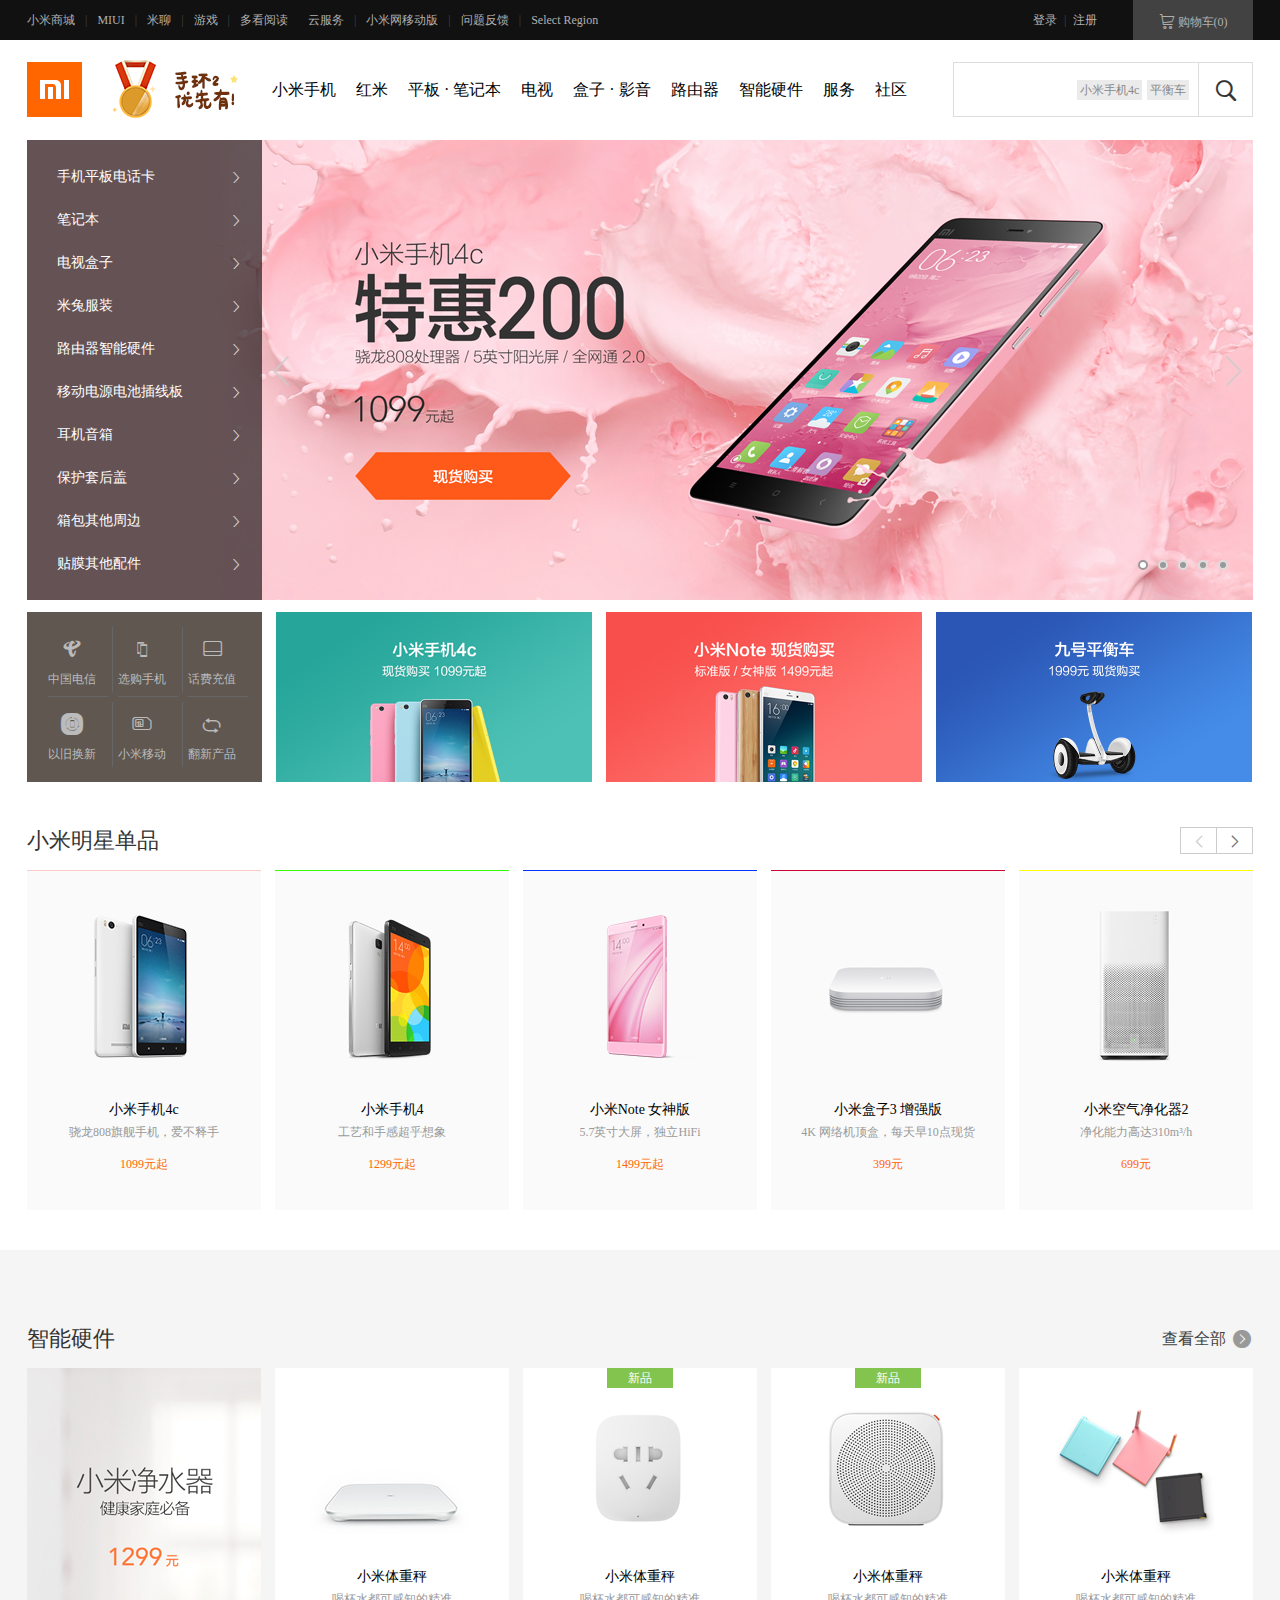
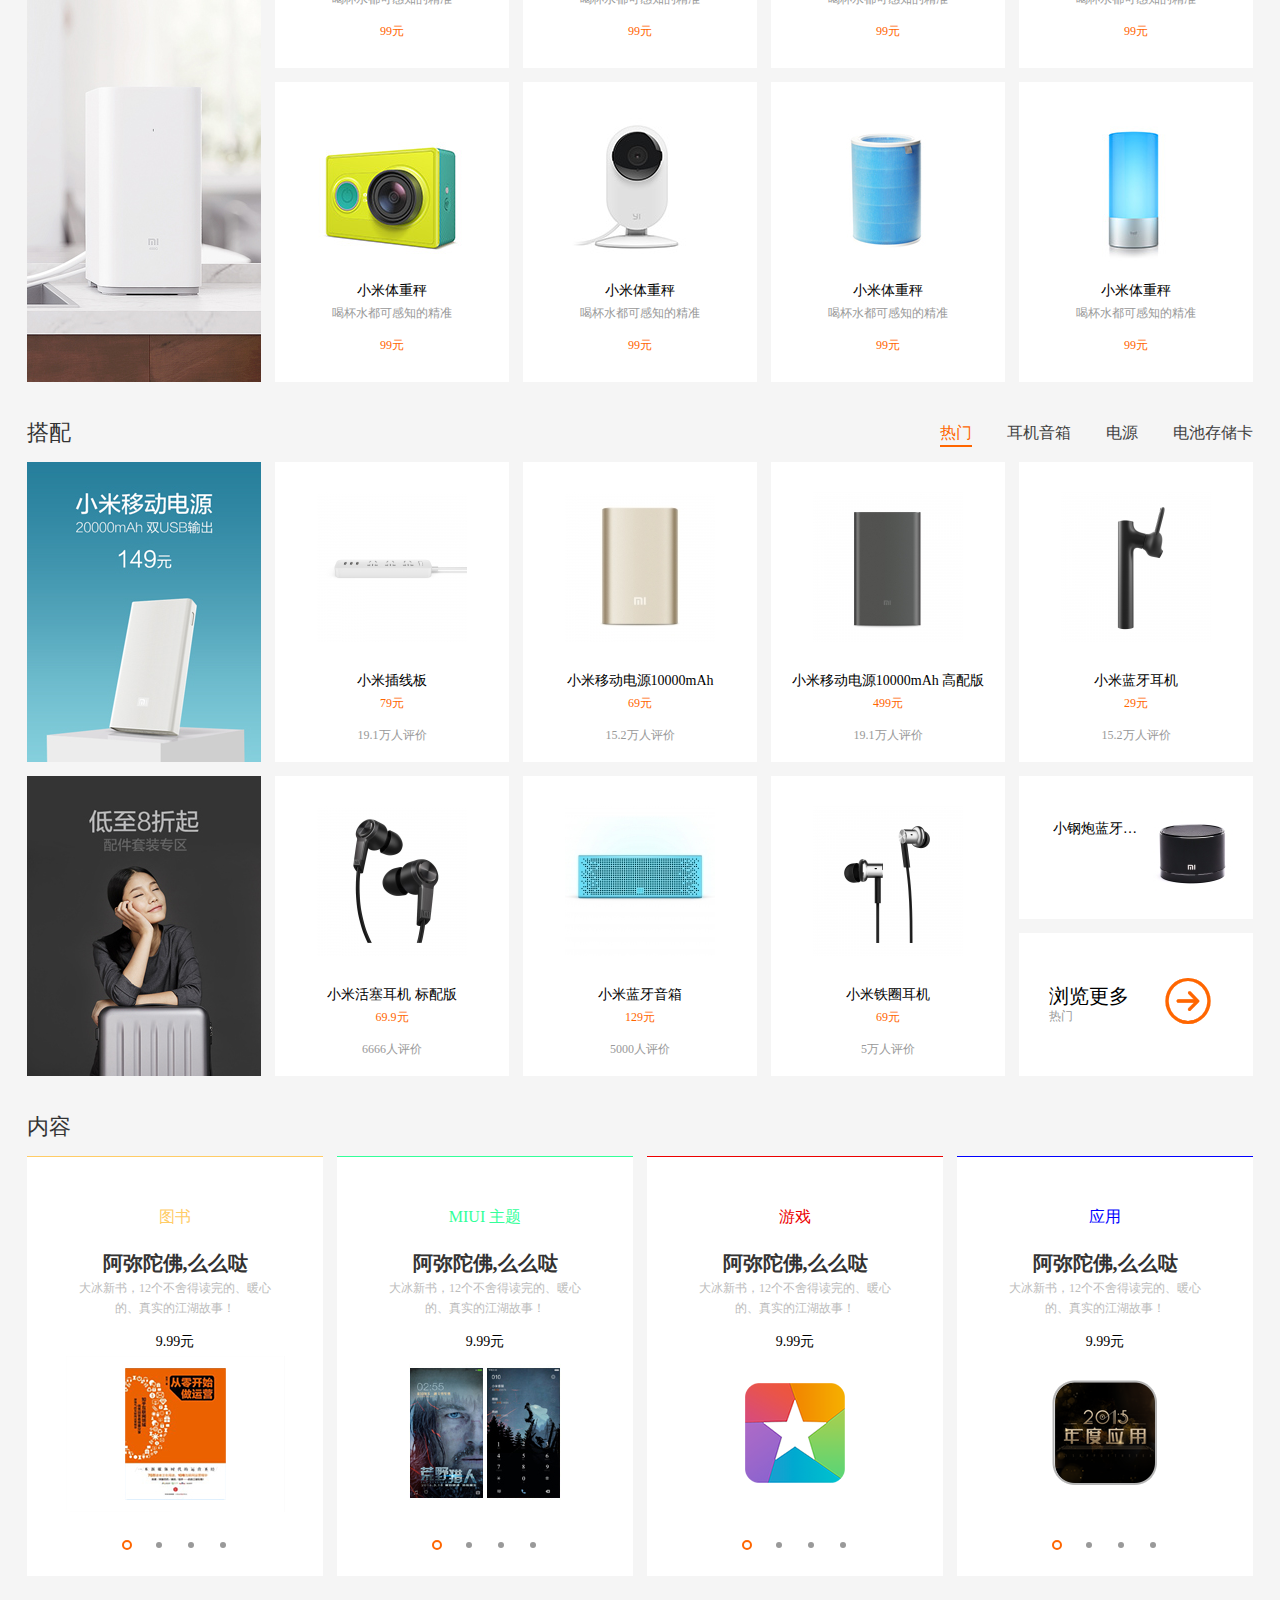
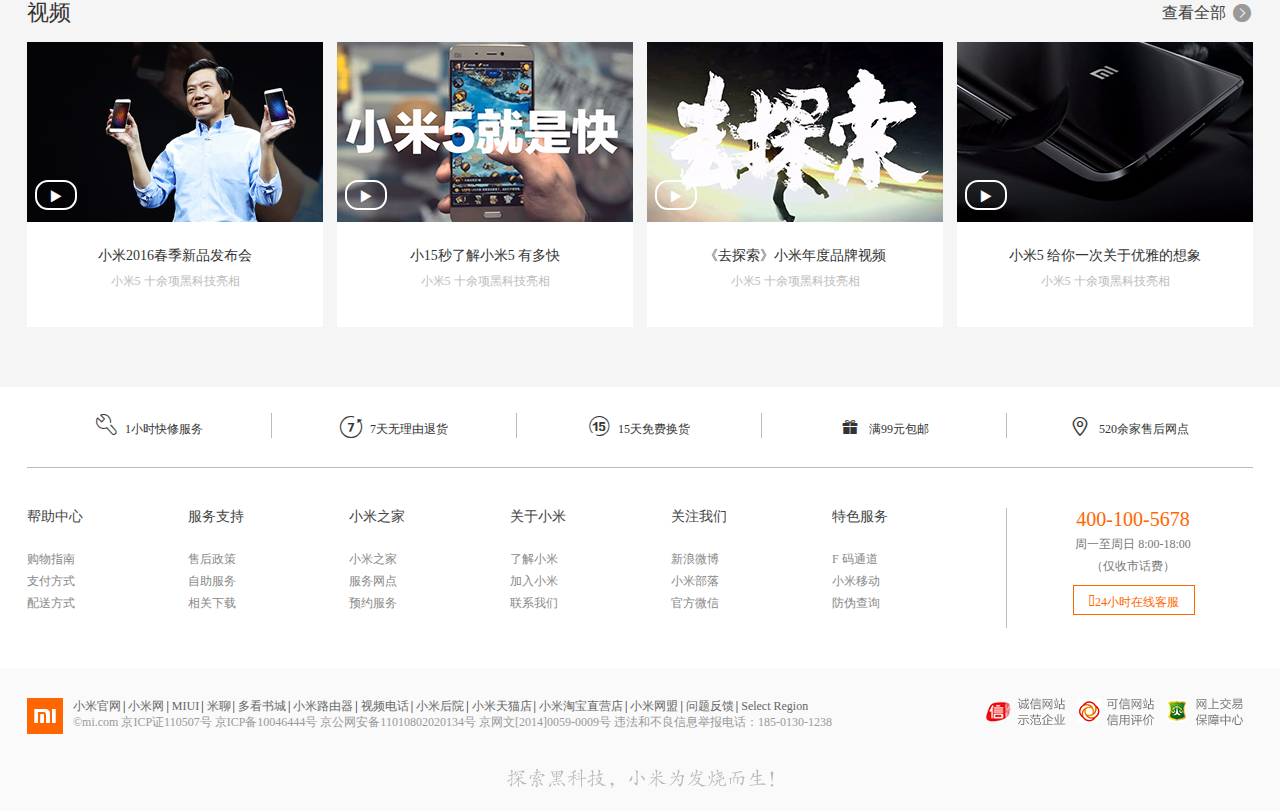
<file: index.html>
<!doctype html>
<html lang="en">
 <head>
  <meta charset="UTF-8">
  <meta name="Generator" content="EditPlus®">
  <meta name="Author" content="">
  <meta name="Keywords" content="">
  <meta name="Description" content="">
  <title>小米官网项目实战</title>
  <link rel="stylesheet" href="iconfont/iconfont.css" />
  <link rel="stylesheet" href="css/index.css" />
 </head>
 <body>
	<!--header start-->
	<div class="header">
		<div class="h_main">
			<div class="h_main_left">
				<ul>
					<li><a href="">小米商城</a><span>|</span></li>
					<li><a href="">MIUI</a><span>|</span></li>
					<li><a href="">米聊</a><span>|</span></li>
					<li><a href="">游戏</a><span>|</span></li>
					<li><a href="">多看阅读</a><span></span></li>
					<li><a href="">云服务</a><span>|</span></li>
					<li><a href="">小米网移动版</a><span>|</span></li>
					<li><a href="">问题反馈</a><span>|</span></li>
					<li><a href="">Select Region</a></li>
				</ul>
			</div>
			<div class="h_main_right">
				<div class="h_m_r_login">
					<a href="">登录</a>
					<span>|</span>
					<a href="">注册</a>
				</div>
				<div class="h_m_r_shop">
					<i class="iconfont">&#xe601;</i>
					<span class="car">购物车(<span class="num">0</span>)</span>
					<div class="h_m_r_hide">
						购物车中还没有商品，赶紧选购吧！
					</div>
				</div>
			</div>
		</div>
	</div>
	<!--header end-->

	<!--nav start-->
	<div class="navwrap">
		<div class="nav">
			<div class="n_logo">
				<a href=""></a>
				<a href="" class="ay"></a>
			</div>
			<div class="n_main">
				<ul>
					<li class="one"><a href="">小米手机</a></li>
					<li class="one"><a href="">红米</a></li>
					<li class="one"><a href="">平板 · 笔记本</a></li>
					<li class="one"><a href="">电视</a></li>
					<li class="one"><a href="">盒子 · 影音</a></li>
					<li class="one"><a href="">路由器</a></li>
					<li class="one"><a href="">智能硬件</a></li>
					<li><a href="">服务</a></li>
					<li><a href="">社区</a></li>
				</ul>
			</div>
			<div class="searchbox">
				<div class="search_input">
					<input type="text" />
					<div class="s_i_tip">
						<a href="">小米手机4c</a>
						<a href="">平衡车</a>
					</div>
				</div>
				<div class="find">
					<i class="iconfont">&#xe600;</i>
				</div>
				<div class="s_hide">
					<ul>
						<li><a href="">小米手机5<span class="n_s_h_num">约有6件</span></a></li>
							<li><a href="">空气净化器2<span class="n_s_h_num">约有1件</span></a></li>
							<li><a href="">活塞耳机<span class="n_s_h_num">约有5件</span></a></li>
							<li><a href="">小米路由器<span class="n_s_h_num">约有7件</span></a></li>
							<li><a href="">移动电源<span class="n_s_h_num">约有26件</span></a></li>
							<li><a href="">运动相机<span class="n_s_h_num">约有5件</span></a></li>
							<li><a href="">小蚁摄像机<span class="n_s_h_num">约有6件</span></a></li>
							<li><a href="">小米体重秤<span class="n_s_h_num">约有3件</span></a></li>
							<li><a href="">小米插线板<span class="n_s_h_num">约有2件</span></a></li>
							<li><a href="">配件优惠套餐<span class="n_s_h_num">约有1件</span></a></li>
					</ul>
				</div>
			</div>
		</div>
		<div class="product">
			<div class="p_main">
				<ul>
					<li>
						<a href=""><img src="image/mi5.jpg" width="160" height="110"/></a>
						<a href="" class="p_title">小米手机5</a>
						<p class="p_price">1990元起</p>
						<div class="p_border"></div>
					</li>
					<li>
						<a href=""><img src="image/mi4s.jpg" width="160" height="110"/></a>
						<a href="" class="p_title">小米手机5</a>
						<p class="p_price">1990元起</p>
						<div class="p_border"></div>
					</li>
					<li>
						<a href=""><img src="image/mi4c.jpg" width="160" height="110"/></a>
						<a href="" class="p_title">小米手机5</a>
						<p class="p_price">1990元起</p>
						<div class="p_border"></div>
					</li>
					<li>
						<a href=""><img src="image/mi5.jpg" width="160" height="110"/></a>
						<a href="" class="p_title">小米手机5</a>
						<p class="p_price">1990元起</p>
						<div class="p_border"></div>
					</li>
					<li>
						<a href=""><img src="image/mi4.jpg" width="160" height="110"/></a>
						<a href="" class="p_title">小米手机5</a>
						<p class="p_price">1990元起</p>
						<div class="p_border"></div>
					</li>
					<li>
						<a href=""><img src="image/mi4c.jpg" width="160" height="110"/></a>
						<a href="" class="p_title">小米手机5</a>
						<p class="p_price">1990元起</p>
					</li>
					
				</ul>
				<ul>
					<li>
						<a href=""><img src="image/hongmi2!160x110.jpg" width="160" height="110"/></a>
						<a href="" class="p_title">小米手机5</a>
						<p class="p_price">1990元起</p>
						<div class="p_border"></div>
					</li>
					<li>
						<a href=""><img src="image/hongmi2a!160x110.jpg" width="160" height="110"/></a>
						<a href="" class="p_title">小米手机5</a>
						<p class="p_price">1990元起</p>
						<div class="p_border"></div>
					</li>
					<li>
						<a href=""><img src="image/hongmi3!160x110.jpg" width="160" height="110"/></a>
						<a href="" class="p_title">小米手机5</a>
						<p class="p_price">1990元起</p>
					</li>
				</ul>
				<ul>
					<li>
						<a href=""><img src="image/mipad2-16!160x110.jpg" width="160" height="110"/></a>
						<a href="" class="p_title">小米手机5</a>
						<p class="p_price">1990元起</p>
						<div class="p_border"></div>
					</li>
					<li>
						<a href=""><img src="image/mipad2-64!160x110.jpg" width="160" height="110"/></a>
						<a href="" class="p_title">小米手机5</a>
						<p class="p_price">1990元起</p>
						<div class="p_border"></div>
					</li>
					<li>
						<a href=""><img src="image/mipad2-64-win!160x110.jpg" width="160" height="110"/></a>
						<a href="" class="p_title">小米手机5</a>
						<p class="p_price">1990元起</p>
						<div class="p_border"></div>
					</li>
					<li>
						<a href=""><img src="image/mipad2-64!160x110.jpg" width="160" height="110"/></a>
						<a href="" class="p_title">小米手机5</a>
						<p class="p_price">1990元起</p>
					</li>
				</ul>
				<ul>
					<li>
						<a href=""><img src="image/mitv3-55!160x110.jpg" width="160" height="110"/></a>
						<a href="" class="p_title">小米手机5</a>
						<p class="p_price">1990元起</p>
						<div class="p_border"></div>
					</li>
					<li>
						<a href=""><img src="image/mitv3-70!160x110.jpg" width="160" height="110"/></a>
						<a href="" class="p_title">小米手机5</a>
						<p class="p_price">1990元起</p>
						<div class="p_border"></div>
					</li>
					<li>
						<a href=""><img src="image/mitv40!160x110.jpg" width="160" height="110"/></a>
						<a href="" class="p_title">小米手机5</a>
						<p class="p_price">1990元起</p>
						<div class="p_border"></div>
					</li>
					<li>
						<a href=""><img src="image/mitv48!160x110.jpg" width="160" height="110"/></a>
						<a href="" class="p_title">小米手机5</a>
						<p class="p_price">1990元起</p>
						<div class="p_border"></div>
					</li>
					<li>
						<a href=""><img src="image/mitv60!160x110.jpg" width="160" height="110"/></a>
						<a href="" class="p_title">小米手机5</a>
						<p class="p_price">1990元起</p>
					</li>
				</ul>
				<ul>
					<li>
						<a href=""><img src="image/mipad2-16!160x110.jpg" width="160" height="110"/></a>
						<a href="" class="p_title">小米手机5</a>
						<p class="p_price">1990元起</p>
						<div class="p_border"></div>
					</li>
					<li>
						<a href=""><img src="image/mipad2-64!160x110.jpg" width="160" height="110"/></a>
						<a href="" class="p_title">小米手机5</a>
						<p class="p_price">1990元起</p>
						<div class="p_border"></div>
					</li>
					<li>
						<a href=""><img src="image/mipad2-64-win!160x110.jpg" width="160" height="110"/></a>
						<a href="" class="p_title">小米手机5</a>
						<p class="p_price">1990元起</p>
						<div class="p_border"></div>
					</li>
					<li>
						<a href=""><img src="image/mipad2-64!160x110.jpg" width="160" height="110"/></a>
						<a href="" class="p_title">小米手机5</a>
						<p class="p_price">1990元起</p>
					</li>
				</ul>
				<ul>
					<li>
						<a href=""><img src="image/mitv3-55!160x110.jpg" width="160" height="110"/></a>
						<a href="" class="p_title">小米手机5</a>
						<p class="p_price">1990元起</p>
						<div class="p_border"></div>
					</li>
					<li>
						<a href=""><img src="image/mitv3-70!160x110.jpg" width="160" height="110"/></a>
						<a href="" class="p_title">小米手机5</a>
						<p class="p_price">1990元起</p>
						<div class="p_border"></div>
					</li>
					<li>
						<a href=""><img src="image/mitv40!160x110.jpg" width="160" height="110"/></a>
						<a href="" class="p_title">小米手机5</a>
						<p class="p_price">1990元起</p>
						<div class="p_border"></div>
					</li>
					<li>
						<a href=""><img src="image/mitv48!160x110.jpg" width="160" height="110"/></a>
						<a href="" class="p_title">小米手机5</a>
						<p class="p_price">1990元起</p>
						<div class="p_border"></div>
					</li>
					<li>
						<a href=""><img src="image/mitv60!160x110.jpg" width="160" height="110"/></a>
						<a href="" class="p_title">小米手机5</a>
						<p class="p_price">1990元起</p>
					</li>
				</ul>
				<ul>
					<li>
						<a href=""><img src="image/mipad2-16!160x110.jpg" width="160" height="110"/></a>
						<a href="" class="p_title">小米手机5</a>
						<p class="p_price">1990元起</p>
						<div class="p_border"></div>
					</li>
					<li>
						<a href=""><img src="image/mipad2-64!160x110.jpg" width="160" height="110"/></a>
						<a href="" class="p_title">小米手机5</a>
						<p class="p_price">1990元起</p>
						<div class="p_border"></div>
					</li>
					<li>
						<a href=""><img src="image/mipad2-64-win!160x110.jpg" width="160" height="110"/></a>
						<a href="" class="p_title">小米手机5</a>
						<p class="p_price">1990元起</p>
						<div class="p_border"></div>
					</li>
					<li>
						<a href=""><img src="image/mipad2-64!160x110.jpg" width="160" height="110"/></a>
						<a href="" class="p_title">小米手机5</a>
						<p class="p_price">1990元起</p>
					</li>
				</ul>
			</div>
		</div>
	</div>
	<!--nav end-->
	<!--banner start-->
	<div class="banner">
		<div class="b_main">
			<div class="b_pic">
				<ul>
					<li style="display:block"><a href=""><img src="image/1.jpg" /></a></li>
					<li><a href=""><img src="image/2.jpg" /></a></li>
					<li><a href=""><img src="image/3.jpg" /></a></li>
					<li><a href=""><img src="image/4.jpg" /></a></li>
					<li><a href=""><img src="image/5.jpg" /></a></li>
				</ul>
			</div>
			<div class="tab">
				<ul>
					<li class="active"></li><li></li><li></li><li></li><li></li>
				</ul>
			</div>
			<div class="btn">
				<div id="btn-left"></div>
				<div id="btn-right"></div>
			</div>
		</div>
		<!--banner_nav start-->
		<div class="b_nav">
			<ul>
				<li class="b_n_l">
					<a href=""><span class="b_n_pro">手机平板电话卡</span><i class="iconfont">&#xe602;</i>
					</a>
					<div class="b_n_hide">
						<ul class="b_u">
							<li>
								<a href="" class="b_b">
									<img src="image/first/1.jpg" alt="" />
									<span class="b_n_tittle">小米手机5</span>
									<span class="b_n_buy">选购</span>
								</a>
							</li>
							<li>
								<a href="">
									<img src="image/first/2.jpg" alt="" />
									<span class="b_n_tittle">小米手机5</span>
									<span class="b_n_buy">选购</span>
								</a>
							</li>
							<li>
								<a href="">
									<img src="image/first/3.jpg" alt="" />
									<span class="b_n_tittle">小米手机5</span>
									<span class="b_n_buy">选购</span>
								</a>
							</li>
							<li>
								<a href="">
									<img src="image/first/4.jpg" alt="" />
									<span class="b_n_tittle">小米手机5</span>
									<span class="b_n_buy">选购</span>
								</a>
							</li>
							<li>
								<a href="">
									<img src="image/first/5.jpg" alt="" />
									<span class="b_n_tittle">小米手机5</span>
									<span class="b_n_buy">选购</span>
								</a>
							</li>
							<li>
								<a href="">
									<img src="image/first/6.jpg" alt="" />
									<span class="b_n_tittle">小米手机5</span>
									<span class="b_n_buy">选购</span>
								</a>
							</li>
						</ul>
						<ul class="b_u">
							<li>
								<a href="">
									<img src="image/first/7.jpg" alt="" />
									<span class="b_n_tittle">小米手机5</span>
									<span class="b_n_buy">选购</span>
								</a>
							</li>
							<li>
								<a href="">
									<img src="image/first/8.jpg" alt="" />
									<span class="b_n_tittle">小米手机5</span>
									<span class="b_n_buy">选购</span>
								</a>
							</li>
							<li>
								<a href="">
									<img src="image/first/9.jpg" alt="" />
									<span class="b_n_tittle">小米手机5</span>
									<span class="b_n_buy">选购</span>
								</a>
							</li>
							<li>
								<a href="">
									<img src="image/first/10.jpg" alt="" />
									<span class="b_n_tittle">小米手机5</span>
									<span class="b_n_buy">选购</span>
								</a>
							</li>
							<li>
								<a href="">
									<img src="image/first/11.jpg" alt="" />
									<span class="b_n_tittle">小米手机5</span>
									<span class="b_n_buy">选购</span>
								</a>
							</li>
							<li>
								<a href="">
									<img src="image/first/12.jpg" alt="" />
									<span class="b_n_tittle">小米手机5</span>
									<span class="b_n_buy">选购</span>
								</a>
							</li>
						</ul>
						<ul class="b_u">
							<li>
								<a href="">
									<img src="image/first/13.png" alt="" />
									<span class="b_n_tittle">小米手机5</span>
								</a>
							</li>
							<li>
								<a href="">
									<img src="image/first/14.jpg" alt="" />
									<span class="b_n_tittle">小米手机5</span>
								</a>
							</li>
							<li>
								<a href="">
									<img src="image/first/15.jpg" alt="" />
									<span class="b_n_tittle">小米手机5</span>
								</a>
							</li>
						</ul>
					</div>
				</li>
				<li class="b_n_l">
					<a href=""><span class="b_n_pro">笔记本</span><i class="iconfont">&#xe602;</i>
					</a>
					<div class="b_n_hide" style="height:459px;padding:0;">2
					</div>
				</li>
				<li class="b_n_l">
					<a href=""><span class="b_n_pro">电视盒子</span><i class="iconfont">&#xe602;</i>
					</a>
					<div class="b_n_hide" style="height:459px;padding:0;">3
					</div>
				</li>
				<li class="b_n_l">
					<a href=""><span class="b_n_pro">米兔服装</span><i class="iconfont">&#xe602;</i>
					</a>
					<div class="b_n_hide" style="height:459px;padding:0;">4
					</div>
				</li>
				<li class="b_n_l">
					<a href=""><span class="b_n_pro">路由器智能硬件</span><i class="iconfont">&#xe602;</i>
					</a>
					<div class="b_n_hide" style="height:459px;padding:0;">5
					</div>
				</li>
				<li class="b_n_l">
					<a href=""><span class="b_n_pro">移动电源电池插线板</span><i class="iconfont">&#xe602;</i>
					</a>
					<div class="b_n_hide" style="height:459px;padding:0;">6
					</div>
				</li>
				<li class="b_n_l">
					<a href=""><span class="b_n_pro">耳机音箱</span><i class="iconfont">&#xe602;</i>
					</a>
					<div class="b_n_hide" style="height:459px;padding:0;">7
					</div>
				</li>
				<li class="b_n_l">
					<a href=""><span class="b_n_pro">保护套后盖</span><i class="iconfont">&#xe602;</i>
					</a>
					<div class="b_n_hide" style="height:459px;padding:0;">8
					</div>
				</li>
				<li class="b_n_l">
					<a href=""><span class="b_n_pro">箱包其他周边</span><i class="iconfont">&#xe602;</i>
					</a>
					<div class="b_n_hide" style="height:459px;padding:0;">9
					</div>
				</li>
				<li class="b_n_l">
					<a href=""><span class="b_n_pro">贴膜其他配件</span><i class="iconfont">&#xe602;</i>
					</a>
					<div class="b_n_hide" style="height:459px;padding:0;">10
					</div>
				</li>
			</ul>
		</div>
		<!--banner_nav end-->
	</div>
	<!--banner end-->
	<!--hot start-->
	<div class="hot">
		<div class="h_list">
			<ul>
				<li class="l1">
					<a href="">
						<i class="iconfont">&#xe604;</i>
						<span>中国电信</span>
					</a>
				</li>
				<li class="l2">
					<a href="">
						<i class="iconfont">&#xe608;</i>
						<span>选购手机</span>
					</a>
				</li>
				<li  class="l3">
					<a href="">
						<i class="iconfont">&#xe606;</i>
						<span>话费充值</span>
					</a>
				</li>
				<li  class="l4">
					<a href="">
						<i class="iconfont">&#xe605;</i>
						<span>以旧换新</span>
					</a>
				</li>
				<li class="l5">
					<a href="">
						<i class="iconfont">&#xe607;</i>
						<span>小米移动</span>
					</a>
				</li>
				<li class="l6">
					<a href="">
						<i class="iconfont">&#xe603;</i>
						<span>翻新产品</span>
					</a>
				</li>
			</ul>
		</div>
		<div class="hot_img">
			<a href=""><img src="image/hot/1.jpg" alt="" width="316" height="170"/></a>
		</div>
		<div class="hot_img">
			<a href=""><img src="image/hot/2.jpg" alt="" width="316" height="170"/></a>
		</div>
		<div class="hot_img">
			<a href=""><img src="image/hot/3.jpg" alt="" width="316" height="170"/></a>
		</div>
	</div>
	<!--hot end-->
	<!--startGood start-->
	<div class="startGood">
		<div class="s_title">
			<h2>小米明星单品</h2>
			<div class="btn">
				<div class="s_b_left iconfont">&#xe60a;</div>
				<div class="s_b_right iconfont active">&#xe609;</div>
			</div>
		</div>
		<div class="goods">
			<ul class="s_g_content ">
				<!--<li class="s_g_list">
					<a href="" class="s_g_img"><img src="image/starGoods/1.jpg" alt="" width="160" height="160"/></a>
					<a href="" class="s_g_title">小米手机5 尊享版</a>
					<p class="s_g_detail">4GB内存+128GB闪存，陶瓷版</p>
					<p class="s_g_price">2699元</p>
				</li>-->
			</ul>
		</div>
	</div>
	<!--startGood end-->
	<!--bgColor start-->
	<div class="bgColor">
	<!--smart start-->
	<div class="main">
	<div class="smart">
		<div class="s_header">
			<h2>智能硬件</h2>
			<a href="" class="s_all">
				<span>查看全部</span><span class="iconfont">&#xe60b;</span>
			</a>
		</div>
		<div class="m_s-content">
			<ul>
				<li class="first">
					<a href=""><img src="image/smart/1.jpg" alt="" /></a>
				</li>
				<li class="list sac">
					<a href="" class="m_s_img"><img src="image/smart/2.jpg" alt="" /></a>
					<a href="" class="m_s_title">小米体重秤</a>
					<p class="m_s-detail">喝杯水都可感知的精准</p>
					<p class="m_s-price">99元</p>
				</li>
				<li class="list sac tag">
					<a href="" class="m_s_img"><img src="image/smart/3.jpg" alt="" /></a>
					<a href="" class="m_s_title">小米体重秤</a>
					<p class="m_s-detail">喝杯水都可感知的精准</p>
					<p class="m_s-price">99元</p>
				</li>
				<li class="list sac tag">
					<a href="" class="m_s_img"><img src="image/smart/4.jpg" alt="" /></a>
					<a href="" class="m_s_title">小米体重秤</a>
					<p class="m_s-detail">喝杯水都可感知的精准</p>
					<p class="m_s-price">99元</p>
				</li>
				<li class="list sec sac">
					<a href="" class="m_s_img"><img src="image/smart/5.jpg" alt="" /></a>
					<a href="" class="m_s_title">小米体重秤</a>
					<p class="m_s-detail">喝杯水都可感知的精准</p>
					<p class="m_s-price">99元</p>
				</li>
				<li class="list">
					<a href="" class="m_s_img"><img src="image/smart/6.jpg" alt="" /></a>
					<a href="" class="m_s_title">小米体重秤</a>
					<p class="m_s-detail">喝杯水都可感知的精准</p>
					<p class="m_s-price">99元</p>
				</li>
				<li class="list">
					<a href="" class="m_s_img"><img src="image/smart/7.jpg" alt="" /></a>
					<a href="" class="m_s_title">小米体重秤</a>
					<p class="m_s-detail">喝杯水都可感知的精准</p>
					<p class="m_s-price">99元</p>
				</li>
				<li class="list">
					<a href="" class="m_s_img"><img src="image/smart/8.jpg" alt="" /></a>
					<a href="" class="m_s_title">小米体重秤</a>
					<p class="m_s-detail">喝杯水都可感知的精准</p>
					<p class="m_s-price">99元</p>
				</li>
				<li class="list sec">
					<a href="" class="m_s_img"><img src="image/smart/9.jpg" alt="" /></a>
					<a href="" class="m_s_title">小米体重秤</a>
					<p class="m_s-detail">喝杯水都可感知的精准</p>
					<p class="m_s-price">99元</p>
				</li>
			</ul>
		</div>
	</div>
	<!--smart end-->
	<!--match start-->
	<div class="match">
		<div class="ma_title">
			<h2>搭配</h2>
			<ul>
				<li>热门</li>
				<li>耳机音箱</li>
				<li>电源</li>
				<li>电池存储卡</li>
			</ul>
		</div>
		<div class="ma_content">
			<div class="ma_c_left">
				<ul>
					<li>
						<a href="">
						<img src="image/match/1.jpg" alt="" />
						</a>
					</li>
					<li style="margin-top:14px;">
						<a href="">
						<img src="image/match/6.jpg" alt="" />
						</a>
					</li>
				</ul>
			</div>
			<div class="ma_c_right">
			</div>
		</div>
	</div>
	<!--match end-->
	<!--content start-->
		<div id="content">
			<div class="c_title">
				<h2>内容</h2>
			</div>
			<ul class="c_box">
				<li class="c_b_list">
					<h3>图书</h3>
					<div class="box-wrap">
						<div class="c_c_box">
							<h4 class="name">
								<a href="">阿弥陀佛,么么哒</a>
							</h4>
							<p class="desc">
								<a href="">大冰新书，12个不舍得读完的、暖心的、真实的江湖故事！</a>
							</p>
							<p class="c_price">9.99元</p>
							<div class="c_c_img">
								<img src="image/content/book1.jpg" alt="" />
							</div>

						</div>
						<div class="c_c_box">
							<h4 class="name">
								<a href="">阿弥陀佛,么么哒</a>
							</h4>
							<p class="desc">
								<a href="">大冰新书，12个不舍得读完的、暖心的、真实的江湖故事！</a>
							</p>
							<p class="c_price">9.99元</p>
							<div class="c_c_img">
								<img src="image/content/book2.jpg" alt="" />
							</div>

						</div>
						<div class="c_c_box">
							<h4 class="name">
								<a href="">阿弥陀佛,么么哒</a>
							</h4>
							<p class="desc">
								<a href="">大冰新书，12个不舍得读完的、暖心的、真实的江湖故事！</a>
							</p>
							<p class="c_price">9.99元</p>
							<div class="c_c_img">
								<img src="image/content/book3.jpg" alt="" />
							</div>

						</div>
						<div class="c_c_box">
							<h4 class="name">
								<a href="">阿弥陀佛,么么哒</a>
							</h4>
							<p class="desc">
								<a href="">大冰新书，12个不舍得读完的、暖心的、真实的江湖故事！</a>
							</p>
							<p class="c_price">9.99元</p>
							<div class="c_c_img">
								<img src="image/content/book4.jpg" alt="" />
							</div>

						</div>

					</div>
					<div class="c_tab">
						<ul>
							<li class="on"></li><li></li><li></li><li></li>
						</ul>
					</div>
					<div class="c_btn">
						<div class="c_btn_l iconfont">&#xe60a;</div>
						<div class="c_btn_r iconfont">&#xe609;</div>
					</div>
				</li>
				<li class="c_b_list">
					<h3>MIUI 主题</h3>
					<div class="box-wrap">
						<div class="c_c_box">
							<h4 class="name">
								<a href="">阿弥陀佛,么么哒</a>
							</h4>
							<p class="desc">
								<a href="">大冰新书，12个不舍得读完的、暖心的、真实的江湖故事！</a>
							</p>
							<p class="c_price">9.99元</p>
							<div class="c_c_img">
								<img src="image/content/theme1.jpg" alt="" />
							</div>

						</div>
						<div class="c_c_box">
							<h4 class="name">
								<a href="">阿弥陀佛,么么哒</a>
							</h4>
							<p class="desc">
								<a href="">大冰新书，12个不舍得读完的、暖心的、真实的江湖故事！</a>
							</p>
							<p class="c_price">9.99元</p>
							<div class="c_c_img">
								<img src="image/content/theme2.jpg" alt="" />
							</div>

						</div>
						<div class="c_c_box">
							<h4 class="name">
								<a href="">阿弥陀佛,么么哒</a>
							</h4>
							<p class="desc">
								<a href="">大冰新书，12个不舍得读完的、暖心的、真实的江湖故事！</a>
							</p>
							<p class="c_price">9.99元</p>
							<div class="c_c_img">
								<img src="image/content/theme3.jpg" alt="" />
							</div>

						</div>
						<div class="c_c_box">
							<h4 class="name">
								<a href="">阿弥陀佛,么么哒</a>
							</h4>
							<p class="desc">
								<a href="">大冰新书，12个不舍得读完的、暖心的、真实的江湖故事！</a>
							</p>
							<p class="c_price">9.99元</p>
							<div class="c_c_img">
								<img src="image/content/theme4.jpg" alt="" />
							</div>

						</div>
							

					</div>
					<div class="c_tab">
						<ul>
							<li class="on"></li><li></li><li></li><li></li>
						</ul>
					</div>
					<div class="c_btn">
						<div class="c_btn_l iconfont">&#xe60a;</div>
						<div class="c_btn_r iconfont">&#xe609;</div>
					</div>
					
				</li>
				<li class="c_b_list">
					<h3>游戏</h3>
					<div class="box-wrap">
						<div class="c_c_box">
							<h4 class="name">
								<a href="">阿弥陀佛,么么哒</a>
							</h4>
							<p class="desc">
								<a href="">大冰新书，12个不舍得读完的、暖心的、真实的江湖故事！</a>
							</p>
							<p class="c_price">9.99元</p>
							<div class="c_c_img">
								<img src="image/content/game1.png" alt="" />
							</div>

						</div>
						<div class="c_c_box">
							<h4 class="name">
								<a href="">阿弥陀佛,么么哒</a>
							</h4>
							<p class="desc">
								<a href="">大冰新书，12个不舍得读完的、暖心的、真实的江湖故事！</a>
							</p>
							<p class="c_price">9.99元</p>
							<div class="c_c_img">
								<img src="image/content/game2.png" alt="" />
							</div>

						</div>
						<div class="c_c_box">
							<h4 class="name">
								<a href="">阿弥陀佛,么么哒</a>
							</h4>
							<p class="desc">
								<a href="">大冰新书，12个不舍得读完的、暖心的、真实的江湖故事！</a>
							</p>
							<p class="c_price">9.99元</p>
							<div class="c_c_img">
								<img src="image/content/game3.png" alt="" />
							</div>

						</div>
						<div class="c_c_box">
							<h4 class="name">
								<a href="">阿弥陀佛,么么哒</a>
							</h4>
							<p class="desc">
								<a href="">大冰新书，12个不舍得读完的、暖心的、真实的江湖故事！</a>
							</p>
							<p class="c_price">9.99元</p>
							<div class="c_c_img">
								<img src="image/content/game4.jpg" alt="" />
							</div>

						</div>
					</div>
					<div class="c_tab">
						<ul>
							<li class="on"></li><li></li><li></li><li></li>
						</ul>
					</div>
					<div class="c_btn">
						<div class="c_btn_l iconfont">&#xe60a;</div>
						<div class="c_btn_r iconfont">&#xe609;</div>
					</div>
				</li>
				<li class="c_b_list none">
					<h3>应用</h3>
					<div class="box-wrap">
						<div class="c_c_box">
							<h4 class="name">
								<a href="">阿弥陀佛,么么哒</a>
							</h4>
							<p class="desc">
								<a href="">大冰新书，12个不舍得读完的、暖心的、真实的江湖故事！</a>
							</p>
							<p class="c_price">9.99元</p>
							<div class="c_c_img">
								<img src="image/content/app1.png" alt="" />
							</div>

						</div>
						<div class="c_c_box">
							<h4 class="name">
								<a href="">阿弥陀佛,么么哒</a>
							</h4>
							<p class="desc">
								<a href="">大冰新书，12个不舍得读完的、暖心的、真实的江湖故事！</a>
							</p>
							<p class="c_price">9.99元</p>
							<div class="c_c_img">
								<img src="image/content/app2.png" alt="" />
							</div>

						</div>
						<div class="c_c_box">
							<h4 class="name">
								<a href="">阿弥陀佛,么么哒</a>
							</h4>
							<p class="desc">
								<a href="">大冰新书，12个不舍得读完的、暖心的、真实的江湖故事！</a>
							</p>
							<p class="c_price">9.99元</p>
							<div class="c_c_img">
								<img src="image/content/app3.png" alt="" />
							</div>

						</div>
							<div class="c_c_box">
							<h4 class="name">
								<a href="">阿弥陀佛,么么哒</a>
							</h4>
							<p class="desc">
								<a href="">大冰新书，12个不舍得读完的、暖心的、真实的江湖故事！</a>
							</p>
							<p class="c_price">9.99元</p>
							<div class="c_c_img">
								<img src="image/content/app4.jpg" alt="" />
							</div>

						</div>

					</div>
					<div class="c_tab">
						<ul>
							<li class="on"></li><li></li><li></li><li></li>
						</ul>
					</div>
					<div class="c_btn">
						<div class="c_btn_l iconfont">&#xe60a;</div>
						<div class="c_btn_r iconfont">&#xe609;</div>
					</div>
				</li>
				
			</ul>
		
		</div>
	<!--content end-->
		
	<!--video start-->
	<div id="video">
		<div class="v_title">
			<h2>视频</h2>
			<a href="" class="v_all"><span>查看全部</span><span class="iconfont">&#xe60b;</span>
			</a>
		</div>
		<ul class="v_content">
			<li>
				<a href="javascript: void(0);" class="v_img">
					<img src="image/video/1.jpg" alt="" />
				</a>
				<p class="p1"><a href="javascript: void(0);">小米2016春季新品发布会</a></p>
				<p class="p2">小米5 十余项黑科技亮相</p>
				<i class="iconfont">&#xe60d;</i>
			</li>
			<li>
				<a href="javascript: void(0);" class="v_img">
					<img src="image/video/2.jpg" alt="" />
				</a>
				<p class="p1"><a href="javascript: void(0);">小15秒了解小米5 有多快</a></p>
				<p class="p2">小米5 十余项黑科技亮相</p>
				<i class="iconfont">&#xe60d;</i>
			</li>
			<li>
				<a href="javascript: void(0);" class="v_img">
					<img src="image/video/3.jpg" alt="" />
				</a>
				<p class="p1"><a href="javascript: void(0);">《去探索》小米年度品牌视频</a></p>
				<p class="p2">小米5 十余项黑科技亮相</p>
				<i class="iconfont">&#xe60d;</i>
			</li>
			<li class="none">
				<a href="javascript: void(0);" class="v_img">
					<img src="image/video/4.jpg" alt="" />
				</a>
				<p class="p1"><a href="javascript: void(0);">小米5 给你一次关于优雅的想象</a></p>
				<p class="p2">小米5 十余项黑科技亮相</p>
				<i class="iconfont">&#xe60d;</i>
			</li>
		</ul>
		<div class="v_hide">
			<div class="v_h_content">
				<div class="v_h_c_header">
					<span class="span1">小米2016春季新品发布会</span>
					<span class="iconfont">&#xe60e;</span>
				</div>
				<div class="iframe">
					<iframe height='100%' width='100%' src="http://hd.mi.com/f/zt/hd/misc/youku.html?vid=XMTQ4NjE5NTQyNA==" frameborder=0 allowfullscreen></iframe>
				</div>
				
			</div>
		</div>
	</div>
	<!--video end-->

	</div>
	</div>
	<!--bgColor end-->
	<!--footer start-->
		<div id="footer">
			<div class="f_service">
				<ul>
					<li><a href=""><span class="iconfont">&#xe613;</span>1小时快修服务</a></li>
					<li><a href=""><span class="iconfont">&#xe611;</span>7天无理由退货</a></li>
					<li><a href=""><span class="iconfont">&#xe612;</span>15天免费换货</a></li>
					<li><a href=""><span class="iconfont">&#xe60f;</span>满99元包邮</a></li>
					<li style="border:none;"><a href=""><span class="iconfont">&#xe610;</span>520余家售后网点</a></li>
				</ul>
			</div>
			<div class="f_info">
				<div class="f_i_left">
					<ul>
						<li class="first">帮助中心</li>
						<li><a href=''>购物指南</a></li>
						<li><a href=''>支付方式</a></li>
						<li><a href=''>配送方式</a></li>
					</ul>
					<ul>
						<li class="first">服务支持</li>
						<li><a href=''>售后政策</a></li>
						<li><a href=''>自助服务</a></li>
						<li><a href=''>相关下载</a></li>
					</ul>
					<ul>
						<li class="first">小米之家</li>
						<li><a href=''>小米之家</a></li>
						<li><a href=''>服务网点</a></li>
						<li><a href=''>预约服务</a></li>
					</ul>
					<ul>
						<li class="first">关于小米</li>
						<li><a href=''>了解小米</a></li>
						<li><a href=''>加入小米</a></li>
						<li><a href=''>联系我们</a></li>
					</ul>
					<ul>
						<li class="first">关注我们</li>
						<li><a href=''>新浪微博</a></li>
						<li><a href=''>小米部落</a></li>
						<li><a href=''>官方微信</a></li>
					</ul>
					<ul>
						<li class="first">特色服务</li>
						<li><a href=''>F 码通道</a></li>
						<li><a href=''>小米移动</a></li>
						<li><a href=''>防伪查询</a></li>
					</ul>

				</div>
				<div class="f_i_right">
					<p class='p1'>400-100-5678</p>
					<p class='p2'>周一至周日 8:00-18:00 </p>
					<p class='p3'>（仅收市话费）</p>
					<p class='p4'><a target='_blank' href='http://wpa.qq.com/msgrd?v=3&uin=1352507209&site=qq&menu=yes'><span class="iconfont">&#xe63e;</span>24小时在线客服</a></p>
				</div>
			</div>
			<div class="f_link">
				<div class="f_l_main">
					<div class="f_l_m_left">
						<img src="image/mi-logo.png" width=36 height=36 align='top' />
						<p>
							<a href="">小米官网</a>|
							<a href="">小米网</a>|
							<a href="">MIUI</a>|
							<a href="">米聊</a>|
							<a href="">多看书城</a>|
							<a href="">小米路由器</a>|
							<a href="">视频电话</a>|
							<a href="">小米后院</a>|
							<a href="">小米天猫店</a>|
							<a href="">小米淘宝直营店</a>|
							<a href="">小米网盟</a>|
							<a href="">问题反馈</a>|
							<a href="">Select Region</a>
						</p>
						<span>©mi.com 京ICP证110507号 京ICP备10046444号 京公网安备11010802020134号 京网文[2014]0059-0009号 违法和不良信息举报电话：185-0130-1238</span>
					</div>
					<div class="f_l_m_right">
						<a href=""><img src="image/footer/v-logo-1.png" alt="" /></a>
						<a href=""><img src="image/footer/v-logo-2.png" alt="" /></a>
						<a href=""><img src="image/footer/v-logo-3.png" alt="" /></a>
					</div>
				</div>
				<div class="f_l_bottom">
					
				</div>
			</div>
		</div>
		<!--end footer-->
	<script src="js/jquery-1.12.1.min.js"></script>
	<script src="js/data.js"></script>
	<script src="js/index.js"></script>
	
	<script>
		
	</script>
 </body>
</html>
</file>
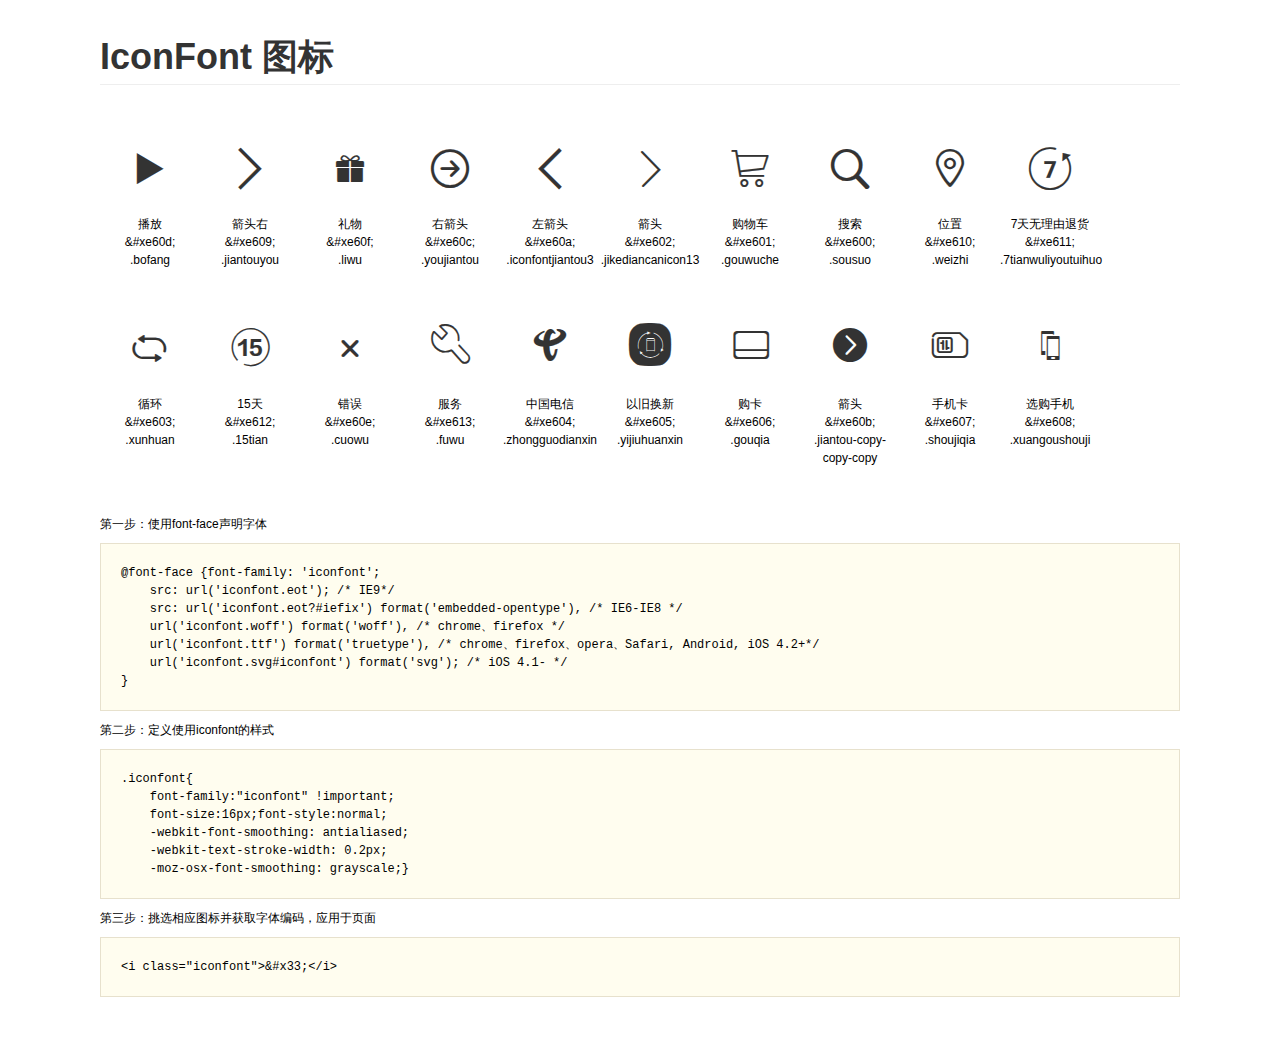
<file: iconfont/demo.html>
<!DOCTYPE html>
<html>
<head>
    <meta charset="utf-8"/>
    <title>IconFont</title>
    <link rel="stylesheet" href="demo.css">
    <link rel="stylesheet" href="iconfont.css">
</head>
<body>
    <div class="main">
        <h1>IconFont 图标</h1>
        <ul class="icon_lists clear">
            
                <li>
                <i class="icon iconfont">&#xe60d;</i>
                    <div class="name">播放</div>
                    <div class="code">&amp;#xe60d;</div>
                    <div class="fontclass">.bofang</div>
                </li>
            
                <li>
                <i class="icon iconfont">&#xe609;</i>
                    <div class="name">箭头右</div>
                    <div class="code">&amp;#xe609;</div>
                    <div class="fontclass">.jiantouyou</div>
                </li>
            
                <li>
                <i class="icon iconfont">&#xe60f;</i>
                    <div class="name">礼物</div>
                    <div class="code">&amp;#xe60f;</div>
                    <div class="fontclass">.liwu</div>
                </li>
            
                <li>
                <i class="icon iconfont">&#xe60c;</i>
                    <div class="name">右箭头</div>
                    <div class="code">&amp;#xe60c;</div>
                    <div class="fontclass">.youjiantou</div>
                </li>
            
                <li>
                <i class="icon iconfont">&#xe60a;</i>
                    <div class="name">左箭头</div>
                    <div class="code">&amp;#xe60a;</div>
                    <div class="fontclass">.iconfontjiantou3</div>
                </li>
            
                <li>
                <i class="icon iconfont">&#xe602;</i>
                    <div class="name">箭头</div>
                    <div class="code">&amp;#xe602;</div>
                    <div class="fontclass">.jikediancanicon13</div>
                </li>
            
                <li>
                <i class="icon iconfont">&#xe601;</i>
                    <div class="name">购物车</div>
                    <div class="code">&amp;#xe601;</div>
                    <div class="fontclass">.gouwuche</div>
                </li>
            
                <li>
                <i class="icon iconfont">&#xe600;</i>
                    <div class="name">搜索</div>
                    <div class="code">&amp;#xe600;</div>
                    <div class="fontclass">.sousuo</div>
                </li>
            
                <li>
                <i class="icon iconfont">&#xe610;</i>
                    <div class="name">位置</div>
                    <div class="code">&amp;#xe610;</div>
                    <div class="fontclass">.weizhi</div>
                </li>
            
                <li>
                <i class="icon iconfont">&#xe611;</i>
                    <div class="name">7天无理由退货</div>
                    <div class="code">&amp;#xe611;</div>
                    <div class="fontclass">.7tianwuliyoutuihuo</div>
                </li>
            
                <li>
                <i class="icon iconfont">&#xe603;</i>
                    <div class="name">循环</div>
                    <div class="code">&amp;#xe603;</div>
                    <div class="fontclass">.xunhuan</div>
                </li>
            
                <li>
                <i class="icon iconfont">&#xe612;</i>
                    <div class="name">15天</div>
                    <div class="code">&amp;#xe612;</div>
                    <div class="fontclass">.15tian</div>
                </li>
            
                <li>
                <i class="icon iconfont">&#xe60e;</i>
                    <div class="name">错误</div>
                    <div class="code">&amp;#xe60e;</div>
                    <div class="fontclass">.cuowu</div>
                </li>
            
                <li>
                <i class="icon iconfont">&#xe613;</i>
                    <div class="name">服务</div>
                    <div class="code">&amp;#xe613;</div>
                    <div class="fontclass">.fuwu</div>
                </li>
            
                <li>
                <i class="icon iconfont">&#xe604;</i>
                    <div class="name">中国电信</div>
                    <div class="code">&amp;#xe604;</div>
                    <div class="fontclass">.zhongguodianxin</div>
                </li>
            
                <li>
                <i class="icon iconfont">&#xe605;</i>
                    <div class="name">以旧换新</div>
                    <div class="code">&amp;#xe605;</div>
                    <div class="fontclass">.yijiuhuanxin</div>
                </li>
            
                <li>
                <i class="icon iconfont">&#xe606;</i>
                    <div class="name">购卡</div>
                    <div class="code">&amp;#xe606;</div>
                    <div class="fontclass">.gouqia</div>
                </li>
            
                <li>
                <i class="icon iconfont">&#xe60b;</i>
                    <div class="name">箭头</div>
                    <div class="code">&amp;#xe60b;</div>
                    <div class="fontclass">.jiantou-copy-copy-copy</div>
                </li>
            
                <li>
                <i class="icon iconfont">&#xe607;</i>
                    <div class="name">手机卡</div>
                    <div class="code">&amp;#xe607;</div>
                    <div class="fontclass">.shoujiqia</div>
                </li>
            
                <li>
                <i class="icon iconfont">&#xe608;</i>
                    <div class="name">选购手机</div>
                    <div class="code">&amp;#xe608;</div>
                    <div class="fontclass">.xuangoushouji</div>
                </li>
            
        </ul>


        <div class="helps">
            第一步：使用font-face声明字体
            <pre>
@font-face {font-family: 'iconfont';
    src: url('iconfont.eot'); /* IE9*/
    src: url('iconfont.eot?#iefix') format('embedded-opentype'), /* IE6-IE8 */
    url('iconfont.woff') format('woff'), /* chrome、firefox */
    url('iconfont.ttf') format('truetype'), /* chrome、firefox、opera、Safari, Android, iOS 4.2+*/
    url('iconfont.svg#iconfont') format('svg'); /* iOS 4.1- */
}
</pre>
第二步：定义使用iconfont的样式
            <pre>
.iconfont{
    font-family:"iconfont" !important;
    font-size:16px;font-style:normal;
    -webkit-font-smoothing: antialiased;
    -webkit-text-stroke-width: 0.2px;
    -moz-osx-font-smoothing: grayscale;}
</pre>
第三步：挑选相应图标并获取字体编码，应用于页面
<pre>
&lt;i class="iconfont"&gt;&amp;#x33;&lt;/i&gt;
</pre>
        </div>

    </div>
</body>
</html>
</file>
<file: iconfont/iconfont.css>
@font-face {font-family: "iconfont";
  src: url('iconfont.eot?t=1471497242'); /* IE9*/
  src: url('iconfont.eot?t=1471497242#iefix') format('embedded-opentype'), /* IE6-IE8 */
  url('iconfont.woff?t=1471497242') format('woff'), /* chrome, firefox */
  url('iconfont.ttf?t=1471497242') format('truetype'), /* chrome, firefox, opera, Safari, Android, iOS 4.2+*/
  url('iconfont.svg?t=1471497242#iconfont') format('svg'); /* iOS 4.1- */
}

.iconfont {
  font-family:"iconfont" !important;
  font-size:16px;
  font-style:normal;
  -webkit-font-smoothing: antialiased;
  -webkit-text-stroke-width: 0.2px;
  -moz-osx-font-smoothing: grayscale;
}
.icon-bofang:before { content: "\e60d"; }
.icon-jiantouyou:before { content: "\e609"; }
.icon-liwu:before { content: "\e60f"; }
.icon-youjiantou:before { content: "\e60c"; }
.icon-iconfontjiantou3:before { content: "\e60a"; }
.icon-jikediancanicon13:before { content: "\e602"; }
.icon-gouwuche:before { content: "\e601"; }
.icon-sousuo:before { content: "\e600"; }
.icon-weizhi:before { content: "\e610"; }
.icon-7tianwuliyoutuihuo:before { content: "\e611"; }
.icon-xunhuan:before { content: "\e603"; }
.icon-15tian:before { content: "\e612"; }
.icon-cuowu:before { content: "\e60e"; }
.icon-fuwu:before { content: "\e613"; }
.icon-zhongguodianxin:before { content: "\e604"; }
.icon-yijiuhuanxin:before { content: "\e605"; }
.icon-gouqia:before { content: "\e606"; }
.icon-jiantou-copy-copy-copy:before { content: "\e60b"; }
.icon-shoujiqia:before { content: "\e607"; }
.icon-xuangoushouji:before { content: "\e608"; }
</file>
<file: css/index.css>
﻿@charset 'utf-8';
*{margin:0px;padding:0px;}
body{font-size:12px;font-family:"微软雅黑"}
ul,li{list-style:none;}
a{text-decoration:none;}
a img{display:block;border:none;}

/*header start*/
.header{width:100%;height:40px;background:#111;min-width:1226px;}
.header .h_main{width:1226px;height:40px;margin:0 auto;}
.h_main_left{width:600px;height:40px;float:left;line-height:40px;}
.h_main_left ul li{float:left;}
.h_main_left ul li a{color: #b0b0b0;}
.h_main_left ul li a:hover{color: #fff;}
.h_main_left ul li span{color: #424242;margin: 0 10px;}
.h_main_right{width:220px;height:40px;float:right;}
.h_m_r_login{width:67px;height:40px;line-height:40px;float:left;}
.h_m_r_login a{color:#b0b0b0;}
.h_m_r_login a:hover{color:#fff;}
.h_m_r_login span{color: #424242;margin: 0 4px;;}
.h_m_r_shop{float:right;width:120px;height:40px;line-height:40px;background:#424242;text-align:center;color:#b0b0b0;position:relative;cursor: pointer;}
.h_m_r_shop:hover{background:#fff;}
.h_m_r_hide{width:320px;height:100px;background:#fff;line-height:100px;position:absolute;right:0px;top:40px;box-shadow: 0 2px 2px #111;cursor:default;display:none;z-index:10;}
.h_m_r_shop:hover .iconfont{color:#f60;}
.h_m_r_shop:hover .car{color:#f60;}
/*header end*/

/*nav start*/
.navwrap{width:100%;height:100px;}
.navwrap .nav{min-width:1226px;width:1226px;height:100px;margin:0 auto;position:relative;}
.nav .n_logo{width:55px;height:55px;float:left;margin:22px 0;}
.nav .n_logo a{display:block;width:100%;height:100%;background:url("../image/mi-logo.png") #f60 center no-repeat;}
.nav .n_logo .ay{display:block;width:165px;height:100px;background:url("../image/aoyunaoyunaoyun3.gif") center no-repeat;position:absolute;bottom:0px;left:69px;}
.nav .n_main{width:670px;height:100px;float:left;margin-left:180px;}
.nav .n_main ul li{float:left;line-height:100px;}
.n_main ul li a{color:#000;padding:0 10px;font-size:16px;}
.n_main ul li a:hover{color:#f60;}
.nav .searchbox{width:300px;height:55px;margin:22px 0;float:right;position:relative;}
.searchbox .search_input{width:245px;height:55px;float:left;position:relative;}
.search_input input{width:244px;border-right:none;border:1px solid #ddd;height:53px;outline:none;text-indent:2em;font-size:12px;font-family:"microsoft yahei";transition:all .2s;}
.search_input .s_i_tip{width:126px;height:20px;position:absolute;top:50%;margin-top:-10px;right:0px;}
.search_input .s_i_tip a{font-size:12px;color:#888;line-height:20px;float:left;background:#ebebeb;padding:0 3px;margin-left:5px;transition:0.2s;}
.search_input .s_i_tip a:hover{background:#f60;color:#fff;}
.searchbox:hover input{border-color:#bbb;}
.searchbox:hover .find{border-color:#bbb;}
.searchbox.hover input{border-color:#f60;}
.searchbox.hover .find{border-color:#f60;}
.searchbox .find{width:53px;height:53px;border:1px solid #ddd;line-height:53px;text-align:center;cursor:pointer;float:left;transition:all .2s;}
.searchbox .find .iconfont{font-size:22px;color:#333;transition:all .2s;}
.searchbox .find:hover{border-color:#f60;background:#f60;}
.searchbox .find:hover .iconfont{color:#fff;}
.searchbox .s_hide{width:244px;border:1px solid #f60;border-top:none;position:absolute;top:55px;left:0;display:none;z-index:8;}
.s_hide ul li{line-height:30px;}
.s_hide ul li a{color:#000;display:block;padding-left:10px;font-size:12px;
background:#fff;}
.s_hide ul li a:hover{background:#eee;}
.s_hide ul li a .n_s_h_num{float:right;color:#999;padding-right:6px;}
.product{width:100%;height:230px;border-top:1px solid #ddd;box-shadow:0 2px 5px #ddd;display:none;position:absolute;z-index:9;background:#fff;}
.product .p_main{width:1226px;height:230px;margin:0 auto;position:relative;}
.product .p_main ul{width:1226px;height:230px;}
.p_main ul li{float:left;padding:0px 0px;padding:37px 22px;text-align:center;position:relative;}
.p_main ul li .p_title{display:block;margin-top:14px;color:#222;font-size:12px;}
.p_main ul li .p_price{color:#f60;}
.p_main ul li .p_border{width:0px;height:100px;border-left:1px solid #ddd;position:absolute;top:39px;right:0px;}
.p_main ul{position:absolute;top:opx;left:0px;display:none;}
/*nav end*/

/*banner satrt*/
.banner{width:1226px;height:460px;margin:0 auto;position:relative;}
.b_main{width:1226px;height:460px;position:relative;}
.b_pic{width:1226px;height:460px;position:relative;}
.b_pic ul li{width:1226px;height:460px;position:absolute;display:none;}
.b_main .tab{width:100px;height:10px;position:absolute;bottom:30px;right:20px;}
.tab ul li{width:6px;height:6px;border:2px solid #ddd;float:left;border-radius:50%;margin:0 5px;background:#999;cursor:pointer;}
.tab ul li.active,.tab ul li.hover{background:#fff;
border:2px solid #999;}
.b_main .btn div{width:40px;height:69px;position:absolute;top:50%;margin-top:-34px;background:url("../image/btn.png")no-repeat;cursor:pointer;}
#btn-left{left:235px;background-position:-83px 0px;border-radius:0 3px 3px 0;}
#btn-left.hover{background-position:0px 0px;}
#btn-right{right:0px;border-radius:3px 0 0 3px;
background-position:-126px 0px;}
#btn-right.hover{background-position:-42px 0px;}
/*banner_nav start*/
.banner .b_nav{width:235px;height:430px;padding:15px 0;background:#333;background:rgba(0,0,0,.6);position:absolute;left:0px;top:0px;}
.b_nav ul .b_n_l{width:235px;height:43px;}
.b_nav ul .b_n_l> a{line-height:43px;display:block;padding:0 20px 0 30px;height:43px;}
.b_nav ul .b_n_l:hover{background:#f60;}
.b_nav ul .b_n_l .b_n_pro{color:#fff;font-size:14px;float:left;}
.b_nav ul .b_n_l .iconfont{float:right;color:#ddd;
font-size:12px;}
.b_nav .b_n_hide{width:795px;height:420px;border-top:1px solid #bbb;background:#fff;position:absolute;top:0px;left:235px;padding:19px 0 20px 0;display:none;}
.b_n_hide ul {float:left;width:230px;height:420px;margin-left:30px;}
.b_n_hide .b_u li{height:70px;}
.b_n_hide .b_u li a{line-height:70px;height:70px;display:block;}
.b_n_hide .b_u li img{float:left;margin-top:15px;}
.b_n_hide li .b_n_tittle{float:left;font-size:14px;color:#000;margin-left:10px;}
.b_n_hide .b_n_buy{float:right;border:1px solid #f60;width:60px;height:24px;line-height:24px;text-align:center;margin-top:23px;font-size:12px;color:#f60;}
.b_n_hide .b_n_buy:hover{color:#fff;background:#f60;}
/*banner_nav end*/

/*hot start*/
.hot{width:1226px;height:170px;margin:12px auto 30px;}
.hot .h_list{width:215px;height:150px;background:#5F5750;padding:10px;float:left;}
.h_list ul li{width:60px;height:65px;padding:5px 5px;float:left;}
.h_list ul li a{display:block;text-align:center; width:100%;height:100%;position:relative;color:#bbb;}
.h_list ul li a:hover{color:#fff;}
.h_list ul li.l2 a:before,.h_list ul li.l3 a:before,.h_list ul li.l5 a:before,.h_list ul li.l6 a:before{content:"";display:block;border-left:1px solid #666;height:65px;width:0px;position:absolute;top:0px;left:0px;}
.h_list ul li.l1 a:after,.h_list ul li.l2 a:after,.h_list ul li.l3 a:after{content:"";border-bottom:1px solid #666;height:0px;width:60px;position:absolute;bottom:-5px;left:6px;}
.h_list ul li .iconfont{display:block;padding-top:10px;font-size:22px;}
.h_list ul li span{font-size:12px;display:block;padding-top:10px;}
.hot_img{width:316px;height:170px;float:left;margin-left:14px;}
/*hot end*/

/*startGood start*/
.startGood{width:1226px;height:438px;margin:0 auto;}
.s_title{height:58px;}
.s_title h2{line-height:58px;float:left;color:#333;font-weight:200;font-size:22px;}
.s_title .btn{width:71px;height:25px;border:1px solid #ccc;float:right;margin-top:15px;line-height:25px;}
.s_title .btn .s_b_left,.s_title .btn .s_b_right{width:35px;height:100%;float:left;text-align:center;color:#ccc;font-size:12px;}
.s_title .btn .s_b_left{border-right:1px solid #ccc;cursor:default;}
.s_title .btn .active{cursor:pointer;color:#666;transition:0.2s;}
.s_title .btn .active:hover{color:#f60;}
.startGood .goods{height:380px;overflow:hidden;}
.startGood .goods .s_g_content{width:1000%;position:relative;}
.s_g_content .s_g_list{width:234px;height:339px;margin-right:14px;background:#fafafa;float:left;}
.s_g_content .s_g_img{display:block;text-align:center;padding:35px;}
.s_g_content .s_g_title{display:block;text-align:center;color:#000;font-size:14px;}
.s_g_content .s_g_detail{font-size:12px;text-align:center;margin: 5px 0px 15px 0px;color:#999}
.s_g_content .s_g_price{text-align:center;color:#f60;}
/*startGood end*/

/*bgColor start*/
.bgColor{width:100%;background:#f5f5f5;padding-bottom:60px;}
.bgColor .main{width:1226px;margin:0px auto;padding-top:60px;}

/*smart start*/
.bgColor .smart{height:686px;margin-bottom:8px;}
.smart .s_header{height:58px;line-height:58px;}
.s_header h2{float:left;color:#333;font-weight:200;font-size:22px;}
.s_header .s_all{float:right;color:#424242;font-size:16px;}
.s_header .s_all span{float:left;transition:0.2s;}
.s_header .s_all .iconfont{font-size:22px;margin-left:5px;color:#999;}
.s_header .s_all:hover span{color:#f60;}
.m_s-content{height:628px;}
.m_s-content .first{width:234px;height:614px;}
.m_s-content li{margin-right:14px;float:left;  position:relative;top:0px;transition:0.3s;}
.m_s-content li:hover{box-shadow:0 10px 20px #ddd;top:-2px;}
.m_s-content .list{width:234px;height:300px;background:#fff;}
.m_s-content .sec{margin-right:0px;}
.m_s-content .sac{margin-bottom:14px;}
.m_s-content .m_s_img{display:block;padding:20px 35px;}
.m_s-content .m_s_img img{display:block;}
.m_s-content .m_s_title{display:block;text-align:center;color:#000;font-size:14px;}
.m_s-content .m_s-detail{font-size:12px;text-align:center;margin: 5px 0px 15px 0px;color:#999}
.m_s-content .m_s-price{text-align:center;color:#f60;}
#new{width:66px;height:20px;background : #83C44E;color:#fff;line-height: 20px;font-size:12px;position:absolute;top:0;left:50%;margin-left:-33px;text-align:center;}
/*smart end*/

/*match start*/
.match{height:686px;margin-bottom:8px;}
.match .ma_title{height:58px;}
.match .ma_title h2{float:left;color:#333;font-weight:200;font-size:22px;line-height:58px;}
.ma_title ul{float:right;margin-top:16px;}
.ma_title ul li{float:left;font-size:16px;margin-left:35px;line-height:25px;cursor:pointer;color:#424242;border-bottom:2px solid transparent;transition:0.2s;}
.ma_title ul li.hover{color:#f60;border-bottom:2px solid #f60;}
.ma_content{height:628px;}
.ma_content .ma_c_left{width:234px;height:614px;float:left;}
.ma_content .ma_c_left ul li{position:relative;top:0px;transition:0.5s;}
.ma_content .ma_c_right{width:992px;height:614px;float:left;position:relative;}
.ma_c_right ul {position:absolute;top:0px;left:0px;display:none; }
.ma_c_right ul li{width:234px;height:300px;margin-left:14px;background:#fff;float:left;position:relative;overflow:hidden;top:0px;transition:0.5s;}
.ma_c_right ul li.bottom{margin-bottom:14px;}
.ma_c_right ul li .mc_img{display:block;padding:30px 42px;}
.ma_c_right ul li .mc_title{display:block;text-align:center;color:#000;font-size:14px;}
.ma_c_right ul li .mc_price{text-align:center;color:#f60;margin-top:5px;}
.ma_c_right ul li .mc_hide{position:absolute;bottom:-75px;left:0;background:#f60;width:174px;height:65px;padding:10px 30px 0;font-size:12px;text-align:left;cursor:pointer;transition:0.5s;display:none;}
.mc_hide .m_c_h_review{display:block;color:#fff;}
.mc_hide .m_c_h_author{display:block;color:#aaa;margin-top:5px;}
.ma_c_right ul li .comment{font-size:12px;text-align:center;margin: 15px 0px 0px 0px;color:#999;}
.ma_c_right ul li.eight,.ma_c_right ul li.nine{width:234px;height:143px;position:relative;}
.ma_c_right ul li.eight .mc_tit{display:block;color:#000;font-size:14px;width:90px;white-space:nowrap;text-overflow:ellipsis;overflow:hidden;position:absolute;top:44px;left:34px;}
.ma_c_right ul li.eight .mc_pic{color:#f60;position:absolute;top:74px;left:34px;}
.ma_c_right ul li.eight .mc_image{position:absolute;top:35px;right:20px;}
.ma_c_right ul .nine .mc_more{font-size:20px;color:#000;position:absolute;top:50px;left:30px;}
.ma_c_right ul .nine .mc_hot{font-size:12px;color:#999;position:absolute;top:75px;left:30px;}
.ma_c_right ul .nine .iconfont{font-size:50px;color:#f60;position:absolute;top:37px;right:40px;}
.match .ma_content ul li:hover{top:-2px;box-shadow:0 10px 20px #ddd;}
/*match end*/
/*content start*/
#content{height:478px;margin-bottom:8px;}
#content .c_title{height:58px;line-height:58px;}
#content .c_title h2{float:left;color:#333;font-weight:200;font-size:22px;}
#content .c_box{height:420px;width:100%;}
#content .c_box .c_b_list{width:296px;height:419px;background:#fff;float:left;margin-right:14px;overflow:hidden;	border-top:1px solid #fc6;position:relative;top:0px;transition:0.3s;}
#content .c_box .none{margin-right:0px;}
#content .c_box .c_b_list h3{font-size:16px;text-align:center;padding:50px 0 20px;color:#fc6;font-weight:200;}
#content .c_box .c_b_list:hover{top:-2px;box-shadow:0 10px 20px #ddd;}
#content .c_box .c_b_list .c_tab{width:128px;height:12px;position:absolute;left:50%;bottom:25px;margin-left:-64px;}
#content .c_box .c_b_list .c_tab li{float:left;width:6px;height:6px;margin:3px 13px;background:#999;border-radius:50%;transition:background 0.3s;}
#content .c_box .c_b_list .c_tab li.on{ background:#fff;border:2px solid #f60;margin:1px 11px;}
#content .c_box .c_b_list .c_tab li:hover{cursor:pointer;background:#f60;}
#content .c_box .c_b_list .box-wrap{width:400%;height:329px;}
#content .c_box .box-wrap .c_c_box{width:296px;height:329px;float:left;text-align:center;}
#content .c_box .c_c_box h4{font-size:20px;line-height:30px;}
#content .c_box .c_c_box h4 a{color:#333;}
#content .c_box .c_c_box .desc{text-align:center;line-height:20px;padding:0 50px;}
#content .c_box .c_c_box .desc a{font-size:12px;color:#bbb;}
#content .c_box .c_c_box .c_price{text-align:center;font-size:14px;color:#000;
margin-top:15px;}
#content .c_box .c_c_box .c_c_img{margin-top:5px;}
#content .c_box .c_b_list .c_btn div{width:20px;
height:47px;position:absolute;top:50%;margin-top:-23px;background:#000;background:rgba(0,0,0,.3);color:#fff;text-align:center;line-height:47px;font-weight:100;font-size:14px;}
#content .c_box .c_b_list div.c_btn_l {left:0px;}
#content .c_box .c_b_list div.c_btn_r {right:0px;}
#content .c_box .c_b_list .c_btn div:hover{cursor:pointer;background:rgba(0,0,0,.6);}
#content .c_box .c_b_list .c_btn {display:none;}
/*content end*/

/*video start*/
#video{height:343px;}
#video .v_title{height:58px;line-height:58px;}
#video .v_title h2{float:left;color:#333;font-weight:200;font-size:22px;}
#video .v_title .v_all{float:right;color:#424242;font-size:16px;}
#video .v_all span{float:left;transition:0.3s;}
#video .v_all span.iconfont{font-size:22px;margin-left:5px;color:#999;}
#video .v_all:hover span{color:#f60;}
#video .v_content{height:285px;}
#video .v_content li{width:296px;float:left;height:285px;background:#fff;margin-right:14px;text-align:center;position:relative;top:0px;transition:0.3s;}
#video .v_content li.none{margin-right:0px;}
#video .v_content li:hover{top:-2px;box-shadow:0 10px 20px #ddd;}
#video .v_content li .v_img{display:block;}
#video .v_content li p.p1{margin:25px 0 8px;}
#video .v_content li p a{font-size:14px;color:#333;transition:0.3s;}
#video .v_content li p a:hover{color:#f60;}
#video .v_content li p.p2{font-size:12px;
color:#bbb;}
#video .v_content li i.iconfont{position:absolute;width:38px;height:26px;border:2px solid #fff;color:#fff;background:transparent;top:138px;left:8px;text-align:center;line-height:26px;border-radius:13px;}
#video .v_content li i.one{border:2px solid #f60;background:#f60;}
#video .v_hide{position:fixed;top:0px;left:0px;background:rgba(0,0,0,0.5);display:none;}
#video .v_h_content{width:880px;height:600px;position:absolute;top:-30%;left:50%;margin-top:-300px;margin-left:-440px;background:#F5F5F5;opacity:0;filter:alpha(opacity==0);}
#video .v_h_content .v_h_c_header{width:100%;height:58px;line-height:58px;background:#fff;}
#video .v_h_c_header span.span1{float:left;margin-left:20px;font-size:18px;color:#666;}
#video .v_h_c_header span.iconfont{float:right;width:30px;height:30px;line-height:30px;margin-top:14px;font-size:30px;margin-right:10px;border-radius:50%;transition:0.3s;cursor:pointer;}
#video .v_h_c_header span.iconfont:hover{background:#f00;color:#fff;}
#video .iframe{width:100%;height:542px;}
iframe{display:block;}
/*video end*/
/*bgColor end*/

/*footer start*/
#footer{width:100%;height:417px;}
#footer .f_service{width:1226px;height:80px;border-bottom:1px solid #bbb;margin:0 auto;}
#footer .f_service ul{width:1226px;height:25px;padding-top:26px;}
#footer .f_service li{width:244px;height:25px;line-height:25px;float:left;border-right:1px solid #bbb;text-align:center;}
#footer .f_service li a{color:#333;transition:0.3s;-moz-transition:0.3s;-webkit-transition:0.3s;-o-transition:0.3s;}
#footer .f_service li a:hover{color:#f60;}
#footer .f_service li a span{font-size:22px;margin-right:8px;}
#footer .f_info{width:1226px;height:120px;margin:40px auto;}
#footer .f_i_left{float:left;width:979px;height:120px;border-right:1px solid #bbb;}
#footer .f_i_right{float:right;width:240px;text-align:center;}
#footer .f_i_left ul{float:left;width:161px;}
#footer .f_i_left ul li.first{font-size:14px;color:#444;margin-bottom:25px;}
#footer .f_i_left ul li{margin-bottom:5px;}
#footer .f_i_left ul li a{font-size:12px;color:#888;}
#footer .f_i_left ul li a:hover{color:#f60;}
#footer .f_i_right .p1{font-size:20px;color:#f60;}
#footer .f_i_right .p2,#footer .f_i_right .p3{font-size:12px;color:#777;margin-top:5px;}
#footer .f_i_right .p4{width:120px;height:30px;margin:0 auto;font-size:12px;margin-top:10px;}
#footer .f_i_right .p4 a{color:#f60;display:block;width:100%;height:28px;background:#fff;border:1px solid #f60;line-height:28px;transition:0.3s;-moz-transition:0.3s;-webkit-transition:0.3s;-o-transition:0.3s;}
#footer .f_i_right .p4 a:hover{background:#f60;color:#fff;}
#footer .f_link{width:100%;height:143px;background:#FAFAFA;}
#footer .f_l_main{width:1226px;height:100px;margin:0 auto;}
#footer .f_l_main .f_l_m_left{width:950px;height:100px;float:left;font-size:12px;position:relative;}
#footer .f_l_main .f_l_m_right{float:right;height:100px;}
#footer .f_l_main .f_l_m_left img{background:#f60;float:left;margin-top:30px;}
#footer .f_l_main .f_l_m_left p{margin:30px 0 0 10px;float:left;}
#footer .f_l_main .f_l_m_left a{margin-right:2px;color:#666;}
#footer .f_l_main .f_l_m_left a:hover{color:#f60;}
#footer .f_l_main .f_l_m_left span{color:#999;position:absolute;left:46px;top:46px;}
#footer .f_l_main .f_l_m_right{width:270px;height:120px;}
#footer .f_l_main .f_l_m_right a{float:left;margin-top:30px;margin-right:5px;}
#footer .f_l_bottom{width:1226px;height:20px;background:url(../image/footer/8.png) center no-repeat;margin:0 auto;}
/*footer end*/
</file>
<file: iconfont/demo.css>
*{margin: 0;padding: 0;list-style: none;}
/*
KISSY CSS Reset
理念：1. reset 的目的不是清除浏览器的默认样式，这仅是部分工作。清除和重置是紧密不可分的。
2. reset 的目的不是让默认样式在所有浏览器下一致，而是减少默认样式有可能带来的问题。
3. reset 期望提供一套普适通用的基础样式。但没有银弹，推荐根据具体需求，裁剪和修改后再使用。
特色：1. 适应中文；2. 基于最新主流浏览器。
维护：玉伯<lifesinger@gmail.com>, 正淳<ragecarrier@gmail.com>
 */

/** 清除内外边距 **/
body, h1, h2, h3, h4, h5, h6, hr, p, blockquote, /* structural elements 结构元素 */
dl, dt, dd, ul, ol, li, /* list elements 列表元素 */
pre, /* text formatting elements 文本格式元素 */
form, fieldset, legend, button, input, textarea, /* form elements 表单元素 */
th, td /* table elements 表格元素 */ {
  margin: 0;
  padding: 0;
}

/** 设置默认字体 **/
body,
button, input, select, textarea /* for ie */ {
  font: 12px/1.5 tahoma, arial, \5b8b\4f53, sans-serif;
}
h1, h2, h3, h4, h5, h6 { font-size: 100%; }
address, cite, dfn, em, var { font-style: normal; } /* 将斜体扶正 */
code, kbd, pre, samp { font-family: courier new, courier, monospace; } /* 统一等宽字体 */
small { font-size: 12px; } /* 小于 12px 的中文很难阅读，让 small 正常化 */

/** 重置列表元素 **/
ul, ol { list-style: none; }

/** 重置文本格式元素 **/
a { text-decoration: none; }
a:hover { text-decoration: underline; }


/** 重置表单元素 **/
legend { color: #000; } /* for ie6 */
fieldset, img { border: 0; } /* img 搭车：让链接里的 img 无边框 */
button, input, select, textarea { font-size: 100%; } /* 使得表单元素在 ie 下能继承字体大小 */
/* 注：optgroup 无法扶正 */

/** 重置表格元素 **/
table { border-collapse: collapse; border-spacing: 0; }

/* 清除浮动 */
.ks-clear:after, .clear:after {
  content: '\20';
  display: block;
  height: 0;
  clear: both;
}
.ks-clear, .clear {
  *zoom: 1;
}

.main {padding: 30px 100px;}
.main h1{font-size:36px; color:#333; text-align:left;margin-bottom:30px; border-bottom: 1px solid #eee;}

.helps{margin-top:40px;}
.helps pre{
  padding:20px;
  margin:10px 0;
  border:solid 1px #e7e1cd;
  background-color: #fffdef;
  overflow: auto;
}

.icon_lists li{
  float:left;
  width: 100px;
  height:180px;
  text-align: center;
}
.icon_lists .icon{
  font-size: 42px;
  line-height: 100px;
  margin: 10px 0;
  color:#333;
  -webkit-transition: font-size 0.25s ease-out 0s;
  -moz-transition: font-size 0.25s ease-out 0s;
  transition: font-size 0.25s ease-out 0s;

}
.icon_lists .icon:hover{
  font-size: 100px;
}
</file>
